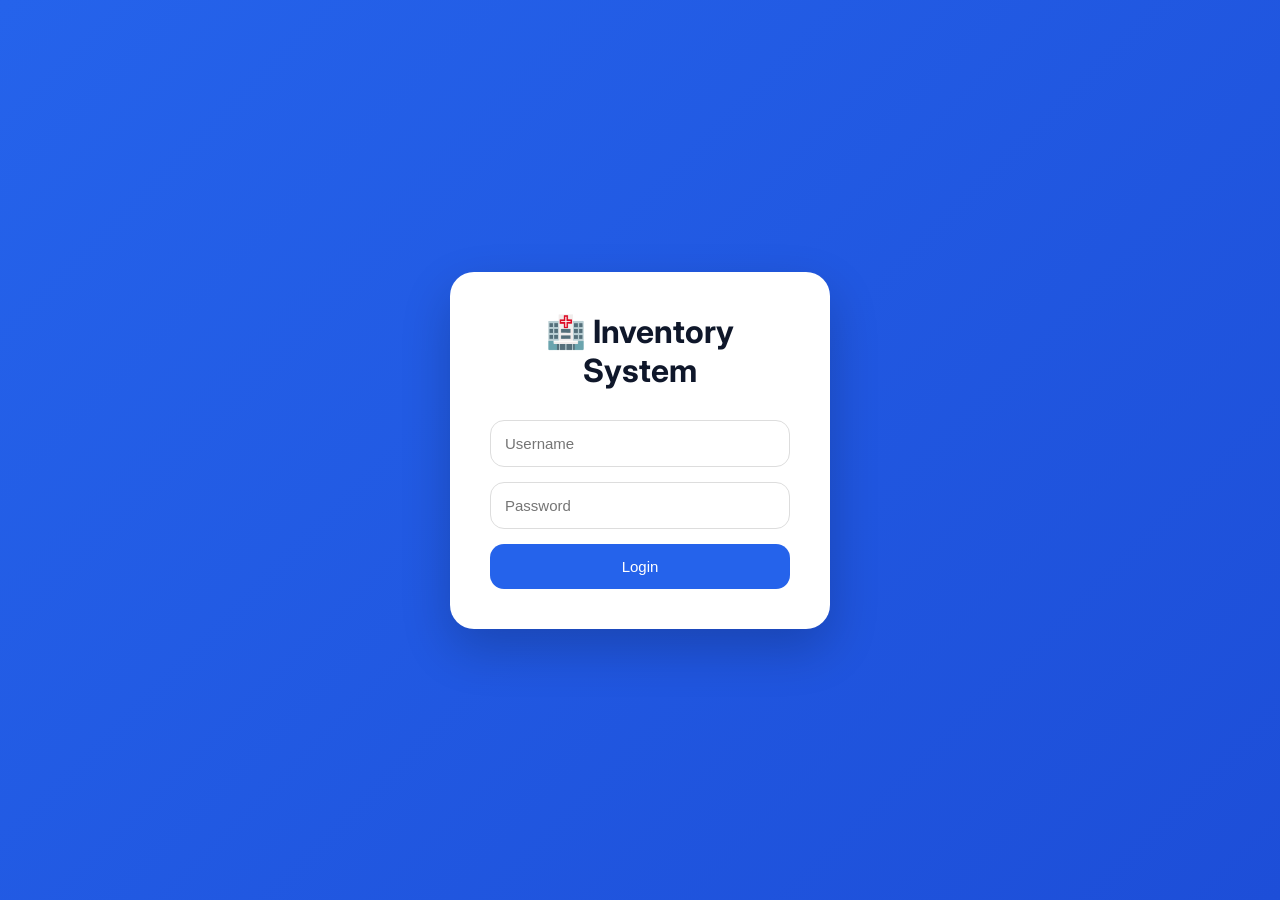
<file: index.html>
<!DOCTYPE html><html><head><meta charset='UTF-8'><meta name='viewport' content='width=device-width,initial-scale=1.0'><title>Inventory</title><link rel='stylesheet' href='css/style.css'></head><body class='login-body'><div class='login-card'><h1>🏥 Inventory System</h1><input id='username' placeholder='Username'><input id='password' type='password' placeholder='Password'><button onclick='login()'>Login</button><p id='msg'></p></div><script src='js/auth.js'></script></body></html>
</file>
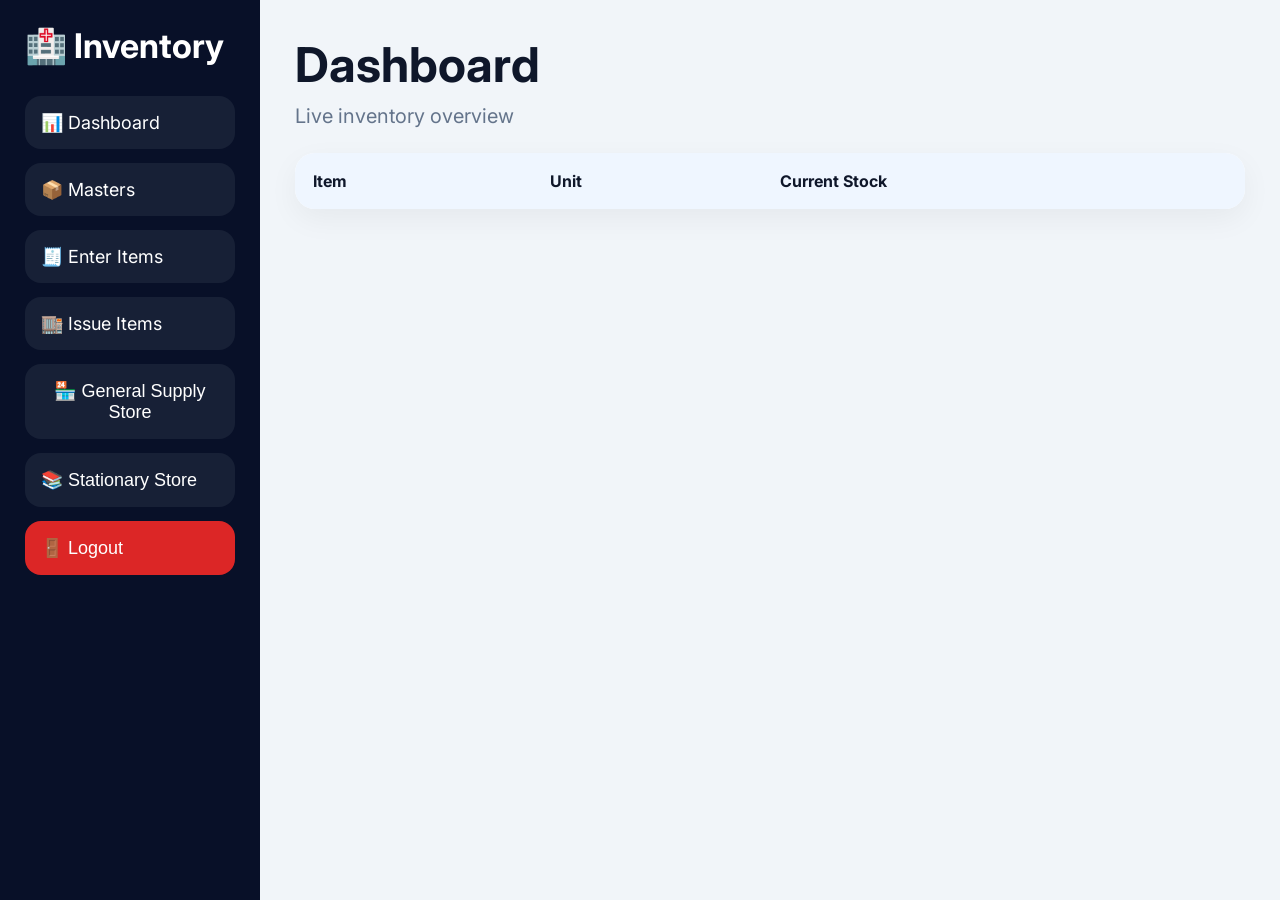
<file: dashboard.html>
<!DOCTYPE html>
<html>
<head>
<meta charset='UTF-8'>
<meta name='viewport' content='width=device-width,initial-scale=1.0'>
<title>Dashboard</title>
<link rel='stylesheet' href='css/style.css'>
</head>
<body>

<div class='sidebar'>
<h2>🏥 Inventory</h2>

<a href='dashboard.html'>📊 Dashboard</a>
<a href='masters.html'>📦 Masters</a>
<a href='enter-items.html'>🧾 Enter Items</a>
<a href='issue-items.html'>🏬 Issue Items</a>

<button onclick='selectStore(1)'>🏪 General Supply Store</button>
<button onclick='selectStore(2)'>📚 Stationary Store</button>

<button class='logout-btn' onclick='logout()'>🚪 Logout</button>
</div>

<div class='content'>

<div class='page-header'>
<h1>Dashboard</h1>
<p>Live inventory overview</p>
</div>

<div class='table-container'>
<table>
<thead>
<tr>
<th>Item</th>
<th>Unit</th>
<th>Current Stock</th>
</tr>
</thead>
<tbody id='dashboardInventory'></tbody>
</table>
</div>

</div>

<script src='js/api.js'></script>
<script src='js/store.js'></script>
<script src='js/auth.js'></script>
<script src='js/dashboard.js'></script>

</body>
</html>
</file>
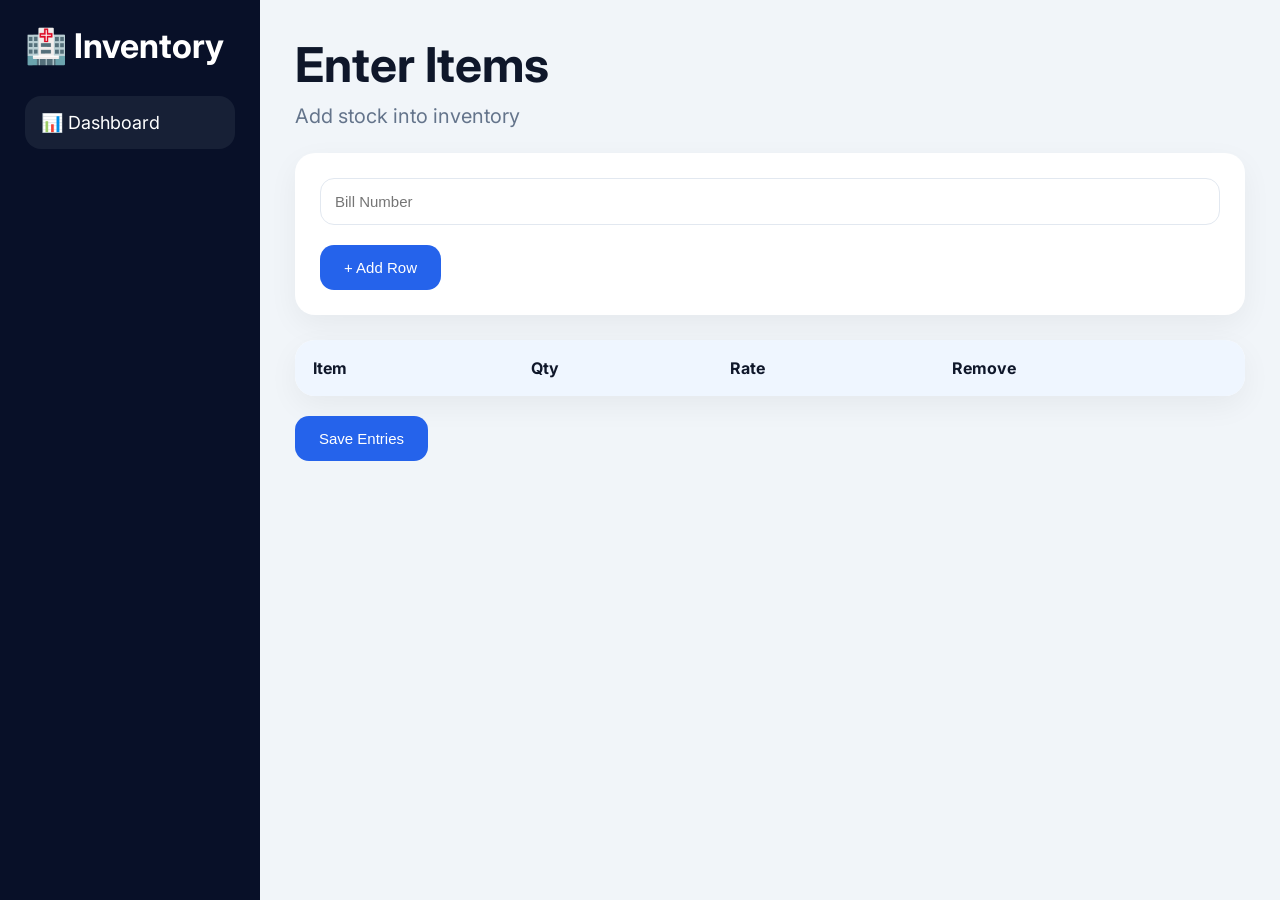
<file: enter-items.html>
<!DOCTYPE html>
<html>
<head>
<meta charset='UTF-8'>
<meta name='viewport' content='width=device-width,initial-scale=1.0'>
<title>Entries</title>
<link rel='stylesheet' href='css/style.css'>
</head>
<body>

<div class='sidebar'>
<h2>🏥 Inventory</h2>
<a href='dashboard.html'>📊 Dashboard</a>
</div>

<div class='content'>

<div class='page-header'>
<h1>Enter Items</h1>
<p>Add stock into inventory</p>
</div>

<div class='form-box'>
<input id='billNo' placeholder='Bill Number'>
<button class='primary-btn' onclick='addRow()' style='margin-top:20px;'>+ Add Row</button>
</div>

<div class='table-container'>
<table id='entryTable'>
<thead>
<tr>
<th>Item</th>
<th>Qty</th>
<th>Rate</th>
<th>Remove</th>
</tr>
</thead>
<tbody></tbody>
</table>
</div>

<button class='primary-btn' onclick='saveEntries()' style='margin-top:20px;'>Save Entries</button>

</div>

<script src='js/api.js'></script>
<script src='js/entry.js'></script>

</body>
</html>
</file>
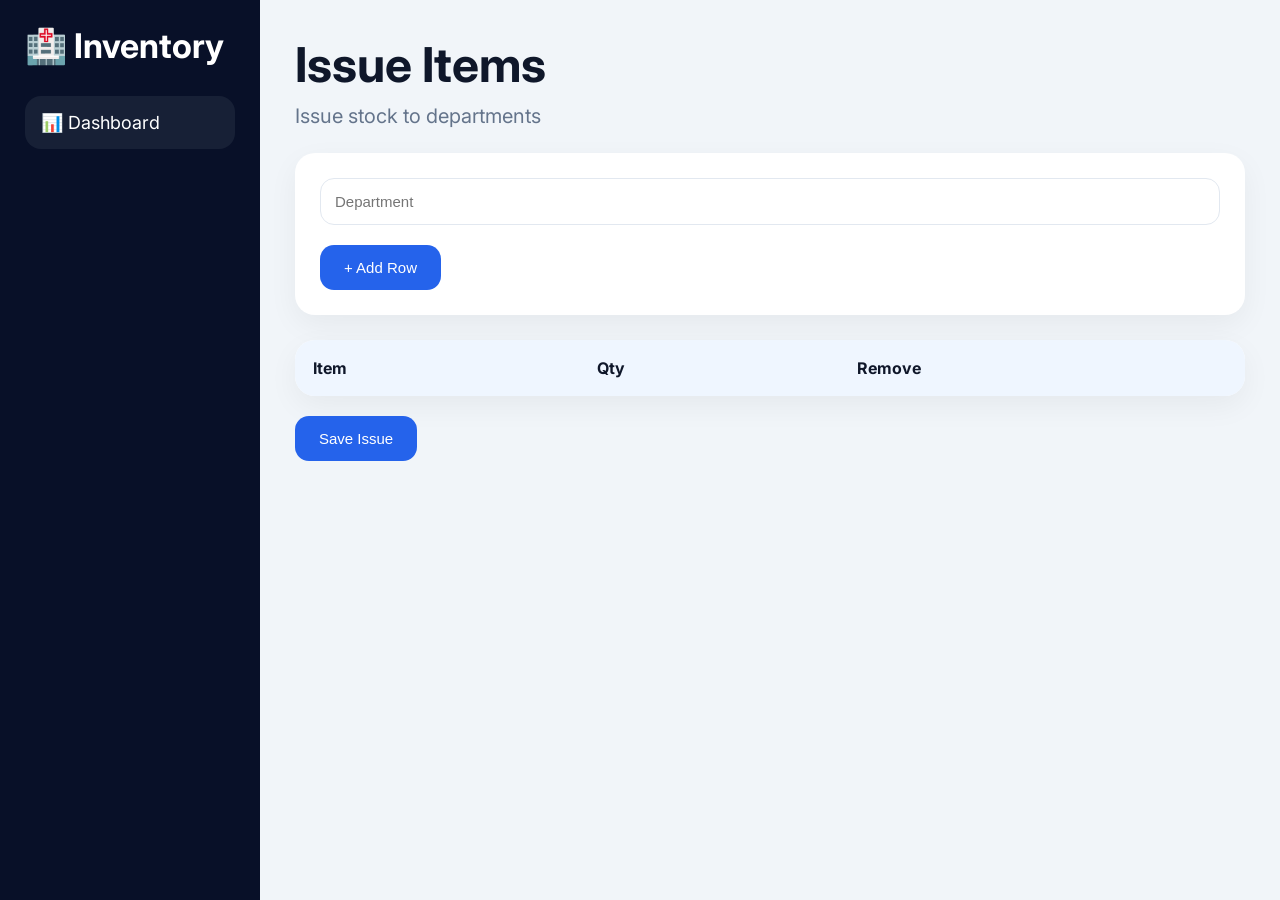
<file: issue-items.html>
<!DOCTYPE html>
<html>
<head>
<meta charset='UTF-8'>
<meta name='viewport' content='width=device-width,initial-scale=1.0'>
<title>Issues</title>
<link rel='stylesheet' href='css/style.css'>
</head>
<body>

<div class='sidebar'>
<h2>🏥 Inventory</h2>
<a href='dashboard.html'>📊 Dashboard</a>
</div>

<div class='content'>

<div class='page-header'>
<h1>Issue Items</h1>
<p>Issue stock to departments</p>
</div>

<div class='form-box'>
<input id='department' placeholder='Department'>
<button class='primary-btn' onclick='addIssueRow()' style='margin-top:20px;'>+ Add Row</button>
</div>

<div class='table-container'>
<table id='issueTable'>
<thead>
<tr>
<th>Item</th>
<th>Qty</th>
<th>Remove</th>
</tr>
</thead>
<tbody></tbody>
</table>
</div>

<button class='primary-btn' onclick='saveIssue()' style='margin-top:20px;'>Save Issue</button>

</div>

<script src='js/api.js'></script>
<script src='js/issue.js'></script>

</body>
</html>
</file>
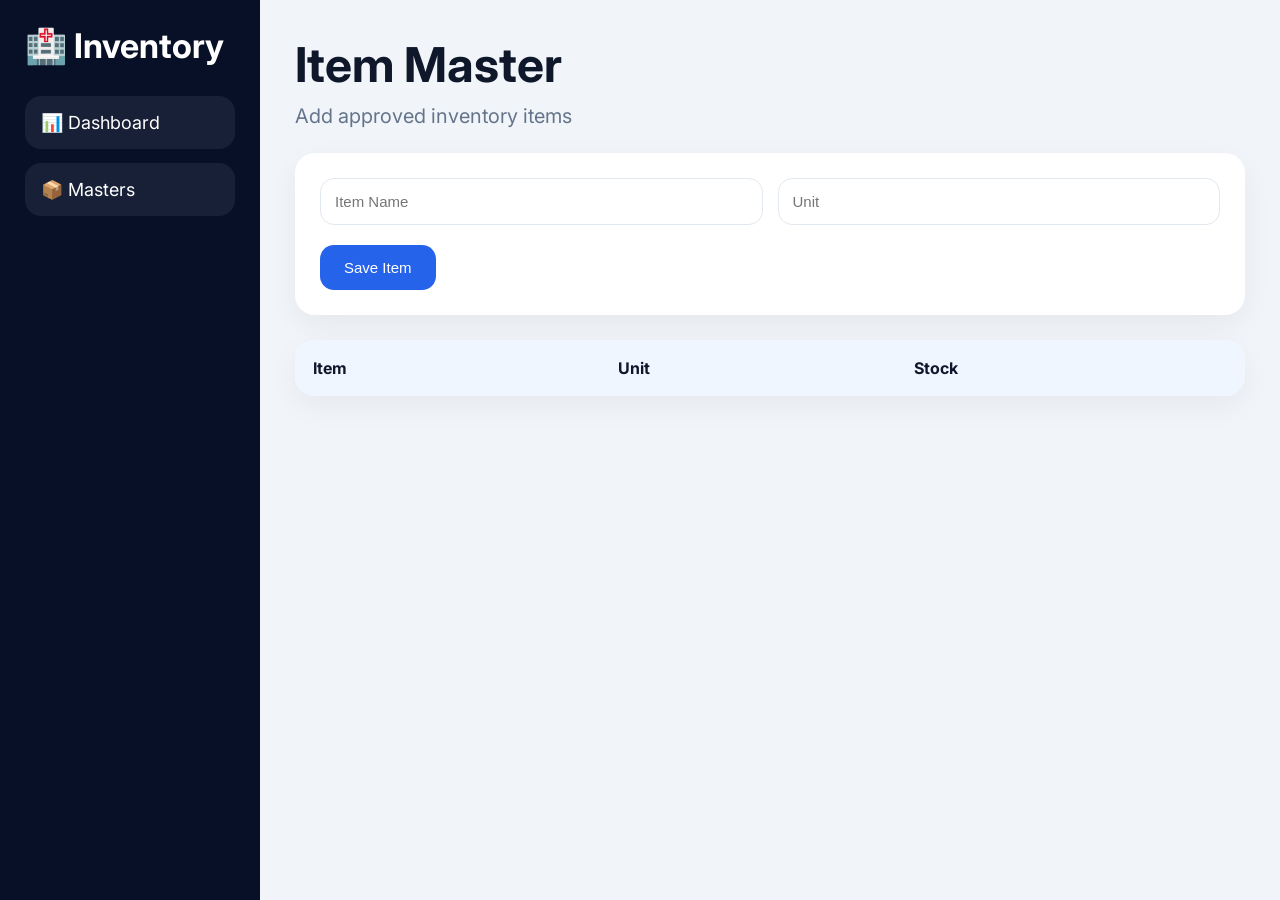
<file: masters.html>
<!DOCTYPE html>
<html>
<head>
<meta charset='UTF-8'>
<meta name='viewport' content='width=device-width,initial-scale=1.0'>
<title>Masters</title>
<link rel='stylesheet' href='css/style.css'>
</head>
<body>

<div class='sidebar'>
<h2>🏥 Inventory</h2>
<a href='dashboard.html'>📊 Dashboard</a>
<a href='masters.html'>📦 Masters</a>
</div>

<div class='content'>

<div class='page-header'>
<h1>Item Master</h1>
<p>Add approved inventory items</p>
</div>

<div class='form-box'>
<div class='form-grid'>
<input id='itemName' placeholder='Item Name'>
<input id='itemUnit' placeholder='Unit'>
</div>

<button class='primary-btn' onclick='saveItem()' style='margin-top:20px;'>Save Item</button>
</div>

<div class='table-container'>
<table>
<thead>
<tr>
<th>Item</th>
<th>Unit</th>
<th>Stock</th>
</tr>
</thead>
<tbody id='itemTable'></tbody>
</table>
</div>

</div>

<script src='js/api.js'></script>
<script src='js/masters.js'></script>

</body>
</html>
</file>
<file: css/style.css>
@import url('https://fonts.googleapis.com/css2?family=Inter:wght@400;500;600;700&display=swap');

*{
  margin:0;
  padding:0;
  box-sizing:border-box;
}

:root{
  --sidebar:#081028;
  --sidebar-hover:#172036;
  --primary:#2563eb;
  --bg:#f1f5f9;
  --card:#ffffff;
  --text:#0f172a;
  --border:#e2e8f0;
}

body{
  font-family:'Inter',sans-serif;
  background:var(--bg);
  color:var(--text);
}

/* LOGIN */

.login-body{
  min-height:100vh;
  display:flex;
  justify-content:center;
  align-items:center;
  background:linear-gradient(135deg,#2563eb,#1d4ed8);
}

.login-card{
  width:380px;
  background:white;
  padding:40px;
  border-radius:24px;
  box-shadow:0 20px 50px rgba(0,0,0,0.2);
}

.login-card h1{
  text-align:center;
  margin-bottom:30px;
}

.login-card input{
  width:100%;
  padding:14px;
  border-radius:14px;
  border:1px solid #ddd;
  margin-bottom:15px;
  font-size:15px;
}

.login-card button{
  width:100%;
  padding:14px;
  border:none;
  border-radius:14px;
  background:var(--primary);
  color:white;
  font-size:15px;
  cursor:pointer;
}

/* SIDEBAR */

.sidebar{
  width:260px;
  height:100vh;
  position:fixed;
  left:0;
  top:0;
  background:var(--sidebar);
  padding:25px;
  overflow-y:auto;
}

.sidebar h2{
  color:white;
  margin-bottom:30px;
  font-size:34px;
}

.sidebar a,
.sidebar button{
  width:100%;
  display:flex;
  align-items:center;
  gap:12px;
  padding:16px;
  margin-bottom:14px;
  border:none;
  border-radius:16px;
  background:#172036;
  color:white;
  text-decoration:none;
  font-size:18px;
  cursor:pointer;
  transition:0.3s;
}

.sidebar a:hover,
.sidebar button:hover{
  background:#24304d;
  transform:translateX(3px);
}

.logout-btn{
  background:#dc2626 !important;
}

/* CONTENT */

.content{
  margin-left:260px;
  width:calc(100% - 260px);
  min-height:100vh;
  padding:35px;
}

/* HEADERS */

.page-header{
  margin-bottom:25px;
}

.page-header h1{
  font-size:48px;
  margin-bottom:10px;
}

.page-header p{
  font-size:20px;
  color:#64748b;
}

/* CARDS */

.cards{
  display:grid;
  grid-template-columns:repeat(auto-fit,minmax(220px,1fr));
  gap:20px;
  margin-bottom:30px;
}

.card{
  background:white;
  padding:25px;
  border-radius:20px;
  box-shadow:0 10px 30px rgba(0,0,0,0.05);
}

/* FORM */

.form-box{
  background:white;
  padding:25px;
  border-radius:20px;
  box-shadow:0 10px 30px rgba(0,0,0,0.05);
}

.form-grid{
  display:grid;
  grid-template-columns:repeat(auto-fit,minmax(250px,1fr));
  gap:15px;
}

input,
select{
  width:100%;
  padding:14px;
  border-radius:14px;
  border:1px solid var(--border);
  font-size:15px;
}

/* BUTTONS */

.primary-btn{
  background:var(--primary);
  color:white;
  border:none;
  padding:14px 24px;
  border-radius:14px;
  cursor:pointer;
  font-size:15px;
  transition:0.3s;
}

.primary-btn:hover{
  opacity:0.9;
}

/* TABLE */

.table-container{
  width:100%;
  margin-top:25px;
  background:white;
  border-radius:20px;
  overflow:auto;
  box-shadow:0 10px 30px rgba(0,0,0,0.05);
}

table{
  width:100%;
  border-collapse:collapse;
  min-width:700px;
}

table th{
  background:#eff6ff;
  padding:18px;
  text-align:left;
  font-size:16px;
}

table td{
  padding:18px;
  border-top:1px solid #eee;
  font-size:15px;
}

/* MOBILE */

@media(max-width:900px){

  .sidebar{
    width:100%;
    height:auto;
    position:relative;
  }

  .content{
    margin-left:0;
    width:100%;
    padding:20px;
  }

  .page-header h1{
    font-size:34px;
  }
}
</file>
